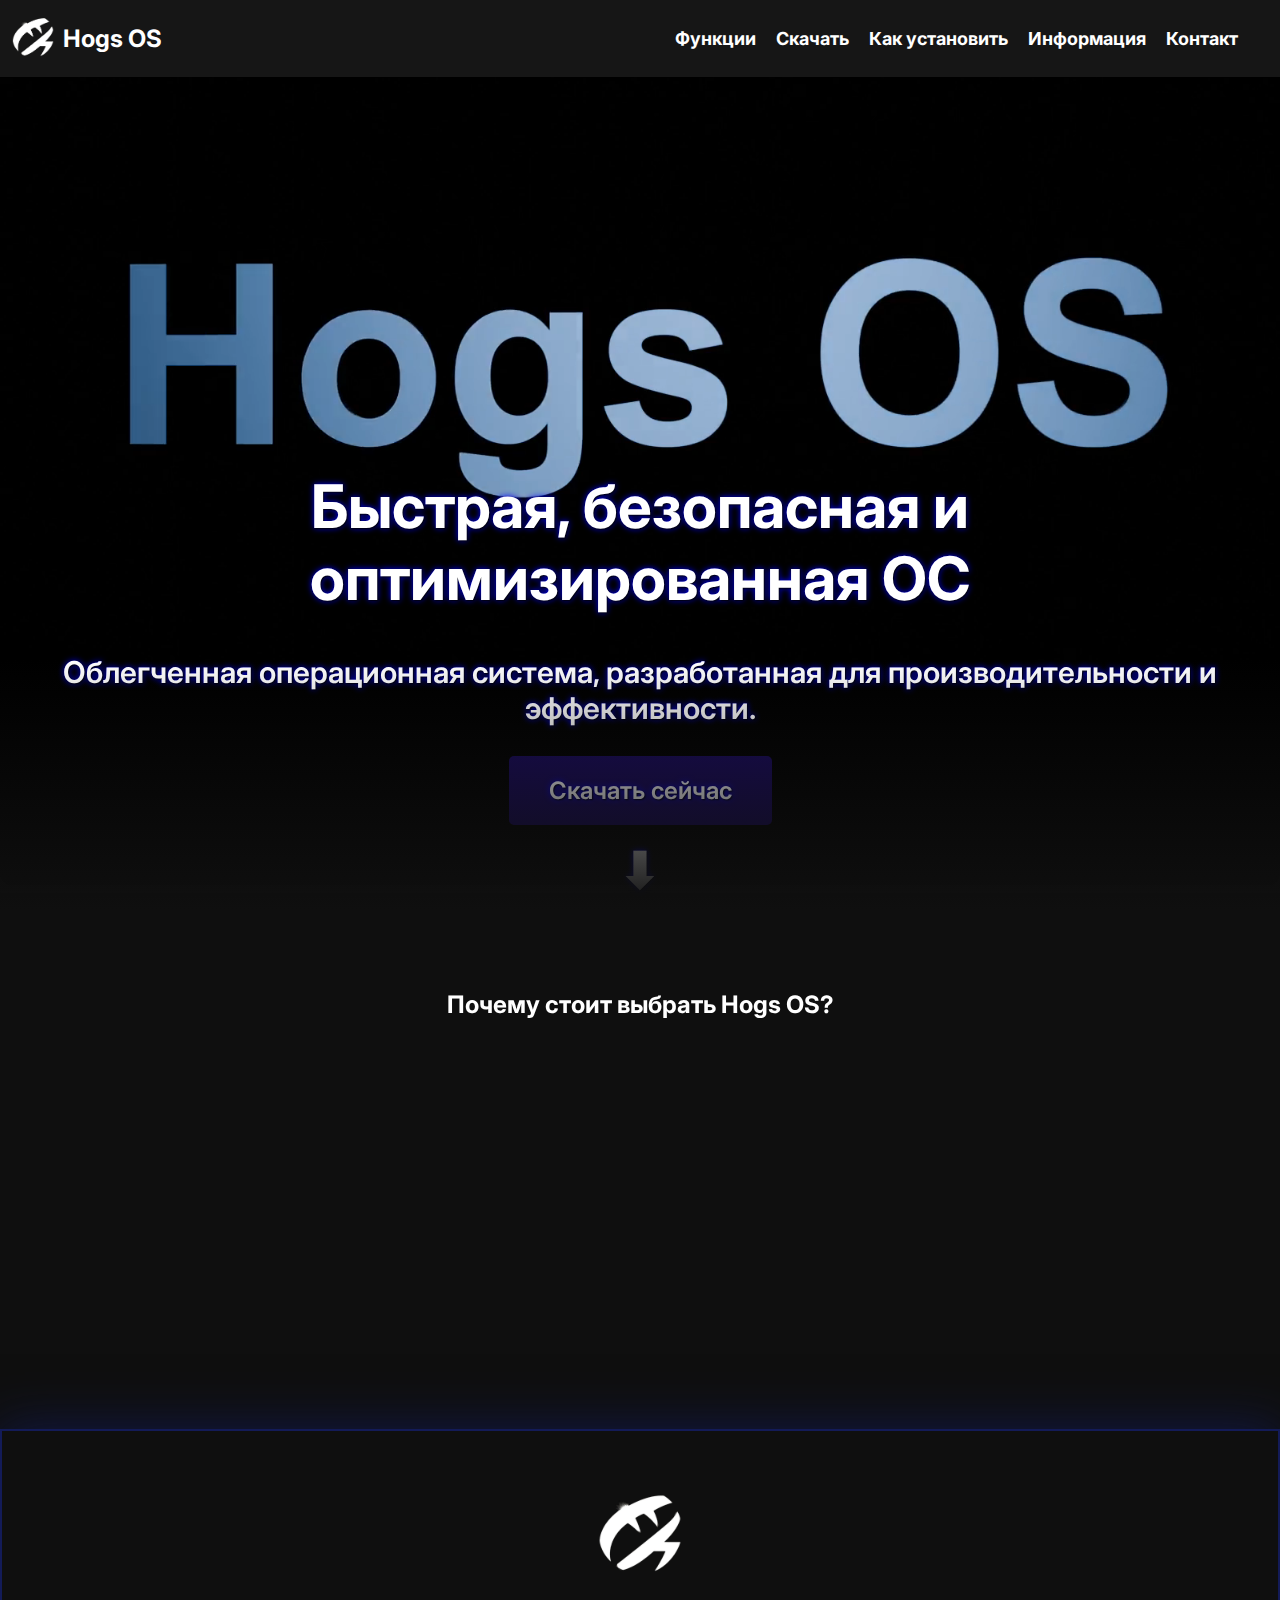
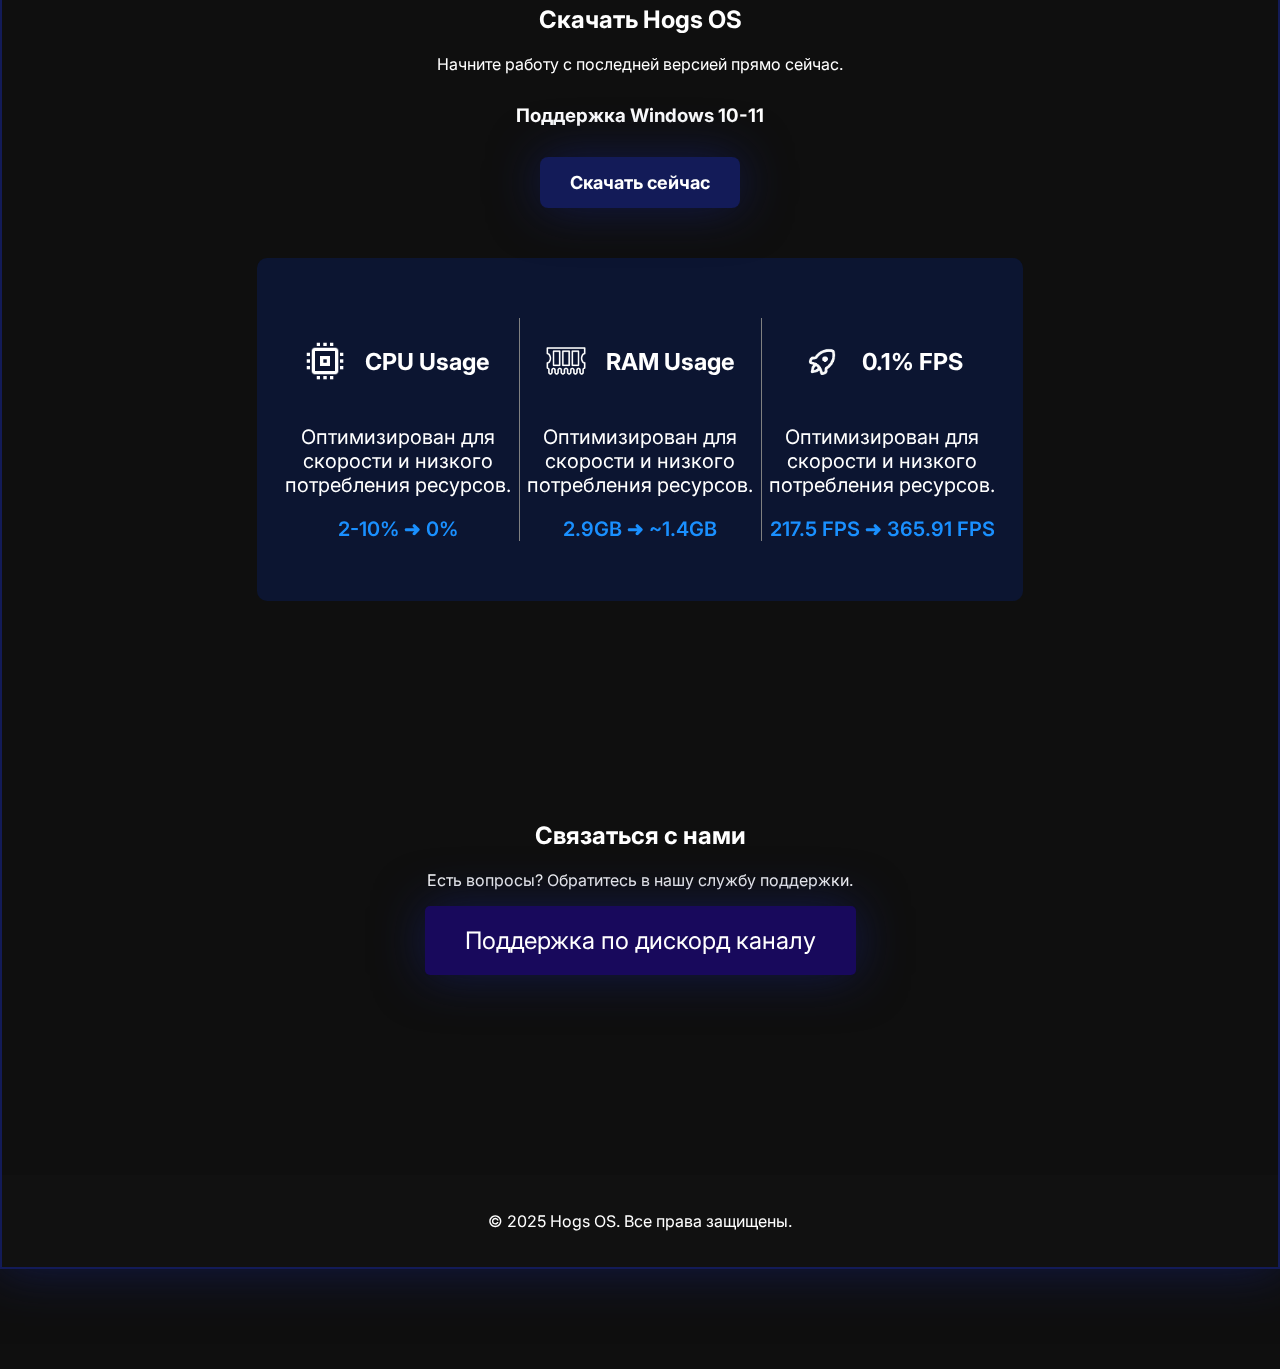
<file: index.html>
<!DOCTYPE html>
<html lang="en">
<head>
    <meta charset="UTF-8">
    <meta name="viewport" content="width=device-width, initial-scale=1.0">
    <title>Hogs OS</title>
    <link rel="stylesheet" href="styles.css">
    <script defer src="script.js"></script>
    <link rel="icon" href="images/favicon.ico" type="image/x-icon">
    <link href="https://fonts.googleapis.com/css2?family=Inter:wght@100;200;300;400;500;600;700;800;900&display=swap" rel="stylesheet">

</head>
<body>
    <header>
        <div class="logo"><img src="images/1.png" style="width: 50px;"></div><h1 class="hogstext">Hogs OS</h1>
        <nav>
            <ul>
                <li><a href="#features">Функции</a></li>
                <li><a href="#download">Скачать</a></li>
                <li><a href="instructions.html">Как установить</a></li>
                <li><a href="#faq">Информация</a></li>
                <li><a href="#contact">Контакт</a></li>
            </ul>
        </nav>
    </header>   
<section class="hero">
    <video autoplay loop muted playsinline id="background-video">
        <source src="images/bganim.mp4" type="video/mp4">
    </video>
    <div class="hero-content">
        <h1 class="fade-in">Быстрая, безопасная и оптимизированная ОС</h1>
        <p class="fade-in">Облегченная операционная система, разработанная для производительности и эффективности.</p>
        <a href="#download" class="btn fade-in">Скачать сейчас</a>
        <p class="arrow fade-in">⬇</p>
    </div>
</section>

    <section id="features" class="features">
        <h2>Почему стоит выбрать Hogs OS?</h2>
        <div class="feature-list">
            <div class="feature">
                <img src="images/performance.png" alt="Performance" class="feature-img">
                <h3>Высокая производительность</h3>
                <p>Оптимизирован для скорости и низкого потребления ресурсов.</p>
            </div>
            <div class="feature">
                <img src="images/security.png" alt="Security" class="feature-img">
                <h3>Повышенная безопасность</h3>
                <p>Конфиденциальность и встроенные меры безопасности.</p>
            </div>
            <div class="feature">
                <img src="images/gaming.png" alt="Gaming" class="feature-img">
                <h3>Оптимизация игры</h3>
                <p>Улучшено для лучшего игрового процесса.</p>
            </div>
        </div>
    </section>
<section class="dwfq">
<section id="download" class="download">
    <img src="images/1.png" style="width: 100px">
    <h2>Скачать Hogs OS</h2>
    <p style="margin-bottom: 30px;">Начните работу с последней версией прямо сейчас.</p>
    <h3 style="margin-bottom: 30px;">Поддержка Windows 10-11</h3>
    <a class="btnaccept" id="openModal">Скачать сейчас</a>
</section>

<div id="modal" class="modal">
    <div class="modal-content">
        <h2>Подтвердите загрузку</h2>
        <p>Вы собираетесь скачать <b>Hogs OS</b>. Нажмите "Скачать сейчас", чтобы продолжить.</p>

        <div class="checkbox-container">
            <label>
                <input type="checkbox" id="checkbox1">
                Я уже получил <a href='https://discord.gg/dgk5RzHPFx' target="_blank">пароль</a> от архива.
            </label>
            <label>
                <input type="checkbox" id="checkbox2">
                Я уже прочитал <a href='instructions.html' target="_blank">гайд</a> на установку.
            </label>
        </div>

        <div class="modal-buttons">
            <button class="btnaccept" id="confirmDownload">Скачать сейчас</button>
            <button id="closeModal" class="close-btn">Закрыть</button>
        </div>
    </div>
</div>

    
<section class="faq" id="faq">
    <div class="card">
                <h3 class="tytle"><img src="images/cpu.png" width="40px">CPU Usage</h3>
                <p>Оптимизирован для скорости и низкого потребления ресурсов.</p>
                <span class="results">
                    2-10% ➜ 0%
                </span>
    </div>
    <div class="line">

    </div>
    <div class="card">
                <h3 class="tytle"><img src="images/ram.png" width="40px">RAM Usage</h3>
                <p>Оптимизирован для скорости и низкого потребления ресурсов.</p>
                <span class="results">
                    2.9GB ➜ ~1.4GB
                </span>
    </div>
        <div class="line">
        
    </div>
    <div class="card">
                <h3 class="tytle"><img src="images/fps.png" width="40px" class="whiteimg">0.1% FPS</h3>
                <p>Оптимизирован для скорости и низкого потребления ресурсов.</p>
                <span class="results">
                    217.5 FPS ➜ 365.91 FPS
                </span>
    </div>
</section>
    
    <section id="contact" class="contact">
        <h2>Связаться с нами</h2>
        <p>Есть вопросы? Обратитесь в нашу службу поддержки.</p>
        <a href="https://discord.gg/tcxEGtsjVy" target="_blank" class="btnbottom" style="box-shadow: 0 0 50px rgba(19, 27, 88, 0.8);">Поддержка по дискорд каналу</a>
    </section>
    
    <footer>
        <p>&copy; 2025 Hogs OS. Все права защищены.</p>
    </footer>
</body>
</html>
</file>
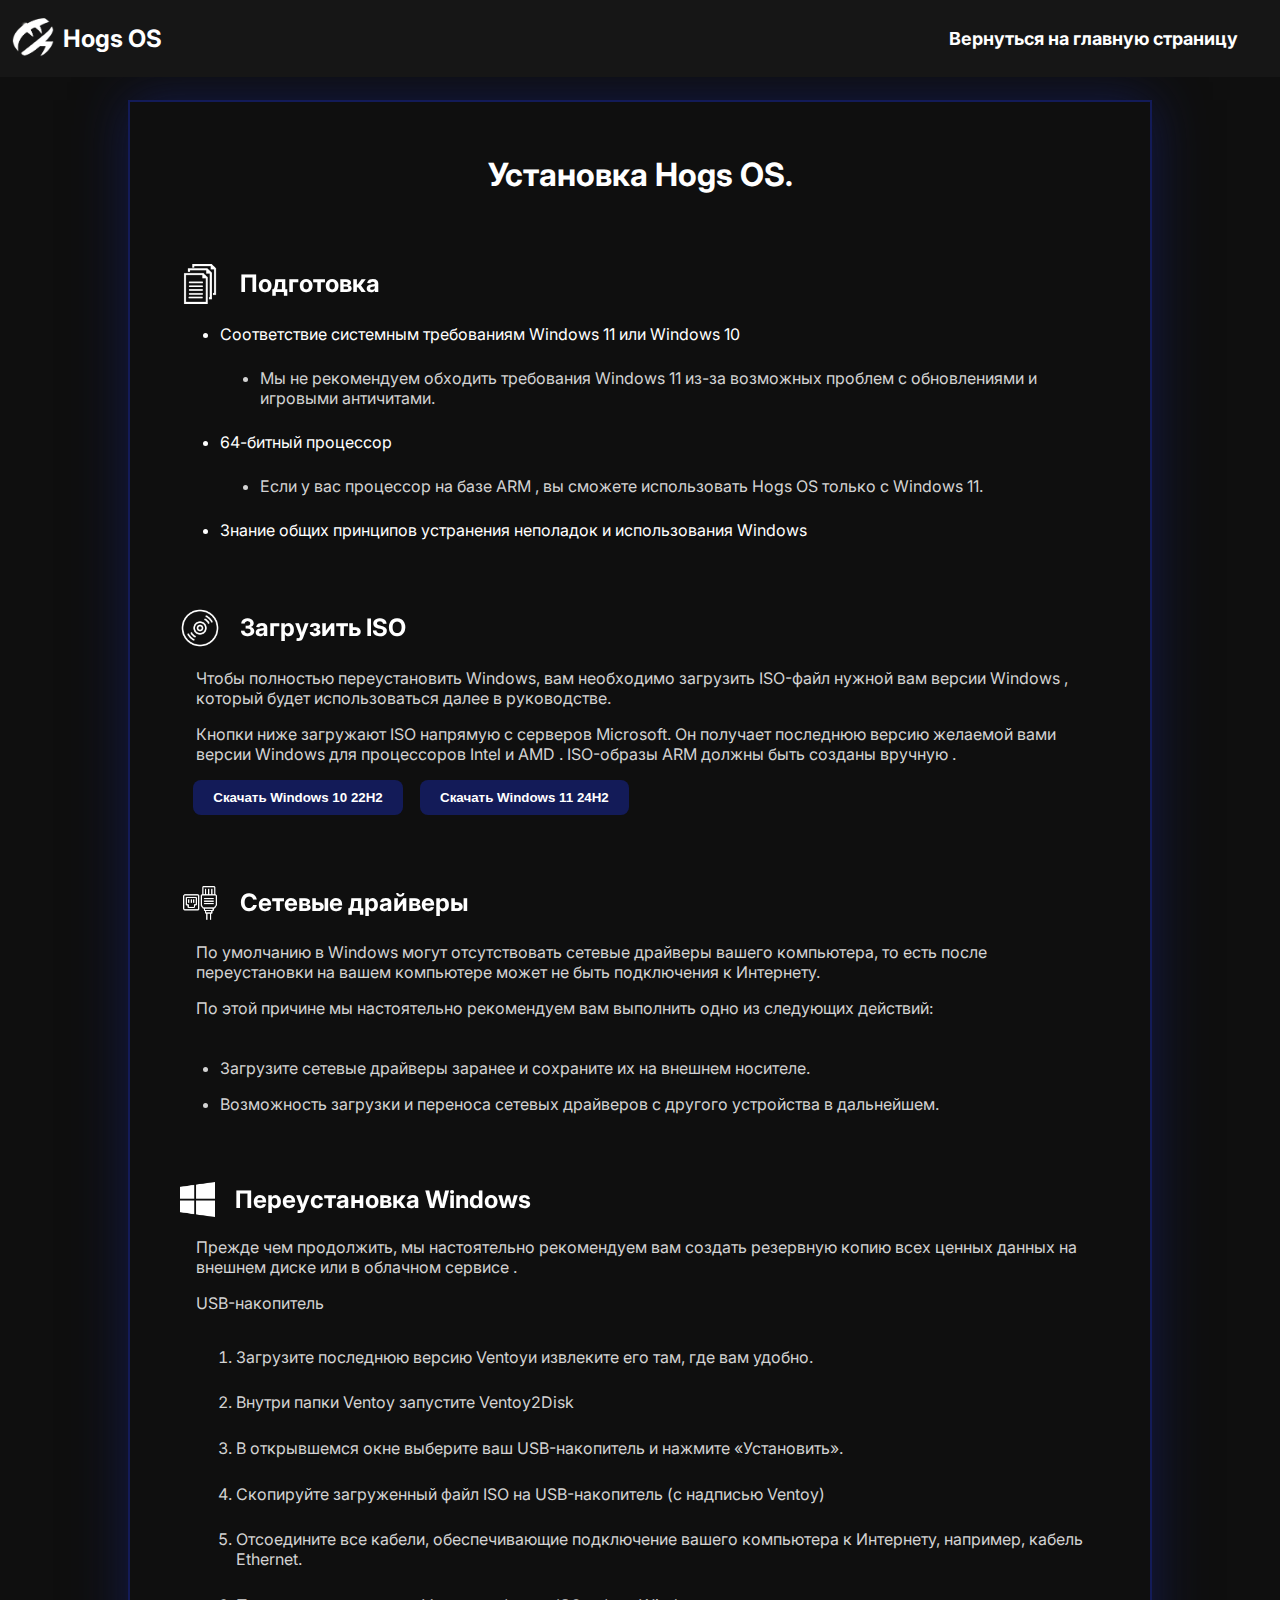
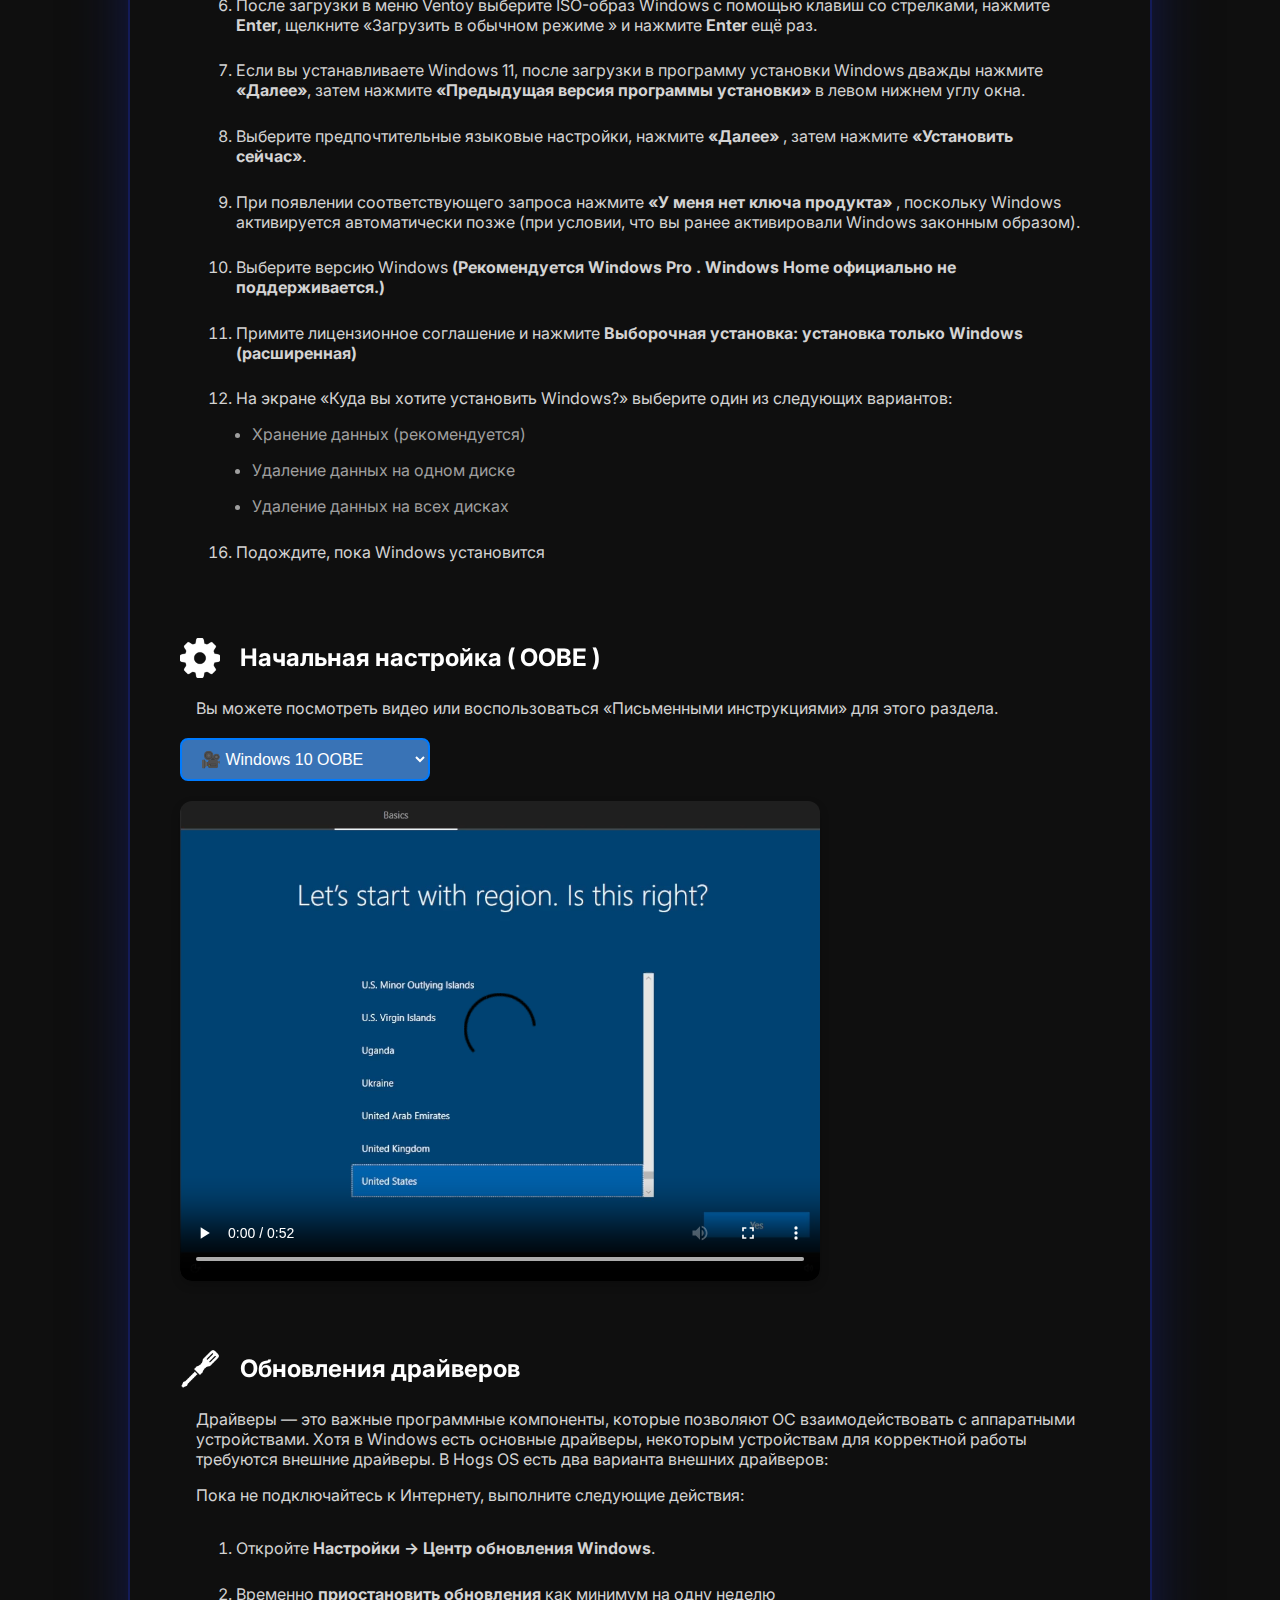
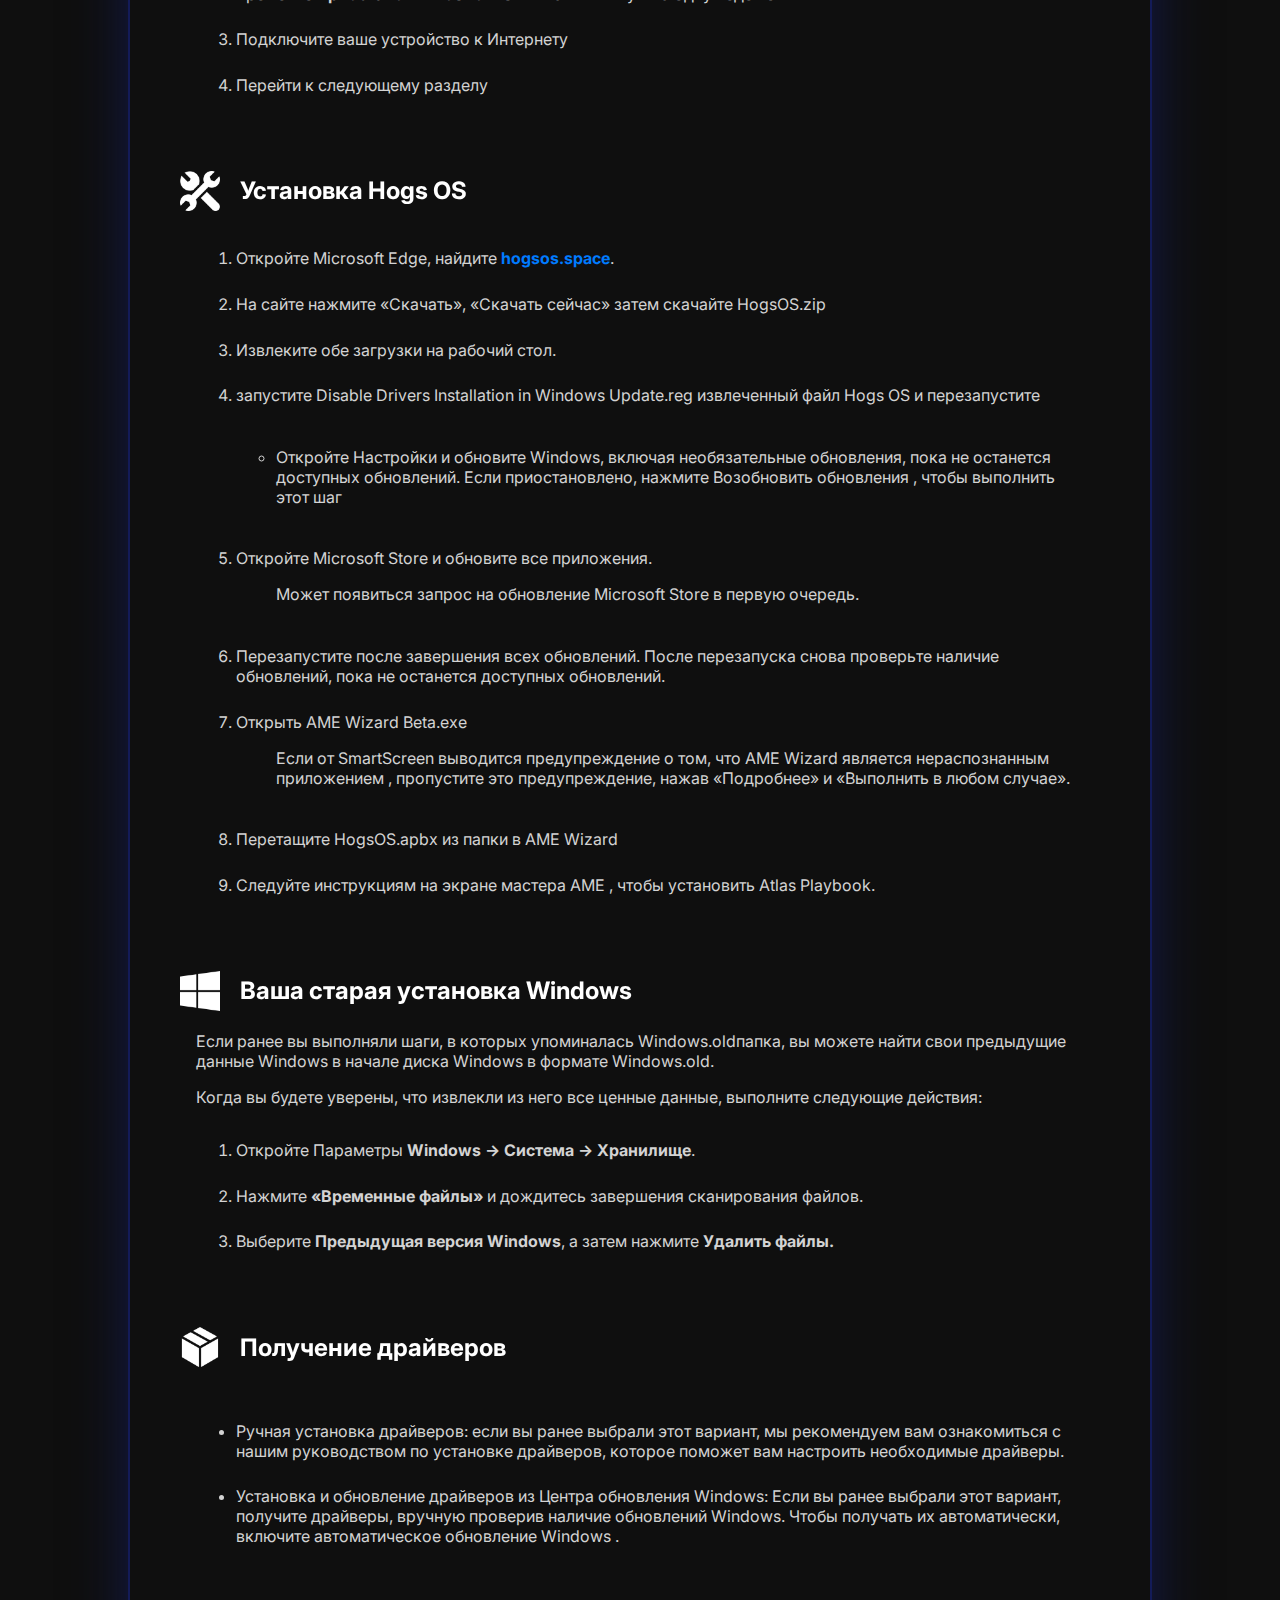
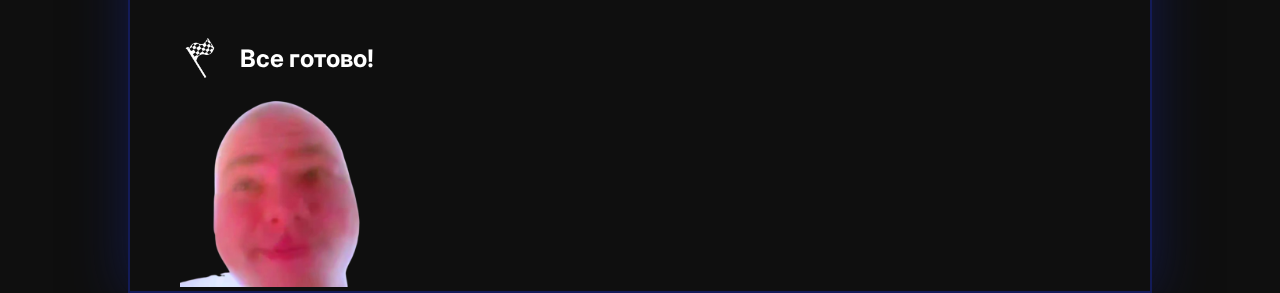
<file: instructions.html>
<!DOCTYPE html>
<html lang="en">
<head>
    <meta charset="UTF-8">
    <meta name="viewport" content="width=device-width, initial-scale=1.0">
    <title>Hogs OS</title>
    <link rel="stylesheet" href="styles.css">
    <script defer src="script.js"></script>
    <link rel="icon" href="images/favicon.ico" type="image/x-icon">
    <link href="https://fonts.googleapis.com/css2?family=Inter:wght@100;200;300;400;500;600;700;800;900&display=swap" rel="stylesheet">

</head>
<body>
    <header>
        <div class="logo"><img src="images/1.png" style="width: 50px;"></div><h1 class="hogstext">Hogs OS</h1>
        <nav>
            <ul>
                <li><a href="index.html">Вернуться на главную страницу</a></li>
            </ul>
        </nav>
    </header>
     <section class="instructionselection">
            <p><h1 style="padding-top: 1em">Установка Hogs OS.</h1></p>
        <div style="text-align: left; padding-inline: 50px;">
            <h2 class="tytle2"><img src="images/document.png" width="40px">Подготовка</h2>
            <ul>
                <li>Соответствие системным требованиям Windows 11 или Windows 10</li>
                <ul class="classul">
                    <li class="classli">
                        Мы не рекомендуем обходить требования Windows 11 из-за возможных проблем с обновлениями и игровыми античитами.
                    </li>
                </ul>
                <li>64-битный процессор</li>
                <ul class="classul">
                    <li class="classli">
                        Если у вас процессор на базе ARM , вы сможете использовать Hogs OS только с Windows 11.
                    </li>
                </ul>
                <li>Знание общих принципов устранения неполадок и использования Windows</li>
            </ul>
            <h2 class="tytle2"><img src="images/dvd.png" width="40px">Загрузить ISO</h2>
            <p class="classp">
                Чтобы полностью переустановить Windows, вам необходимо загрузить ISO-файл нужной вам версии Windows , который будет использоваться далее в руководстве.
            </p>
            <p class="classp">
                Кнопки ниже загружают ISO напрямую с серверов Microsoft. Он получает последнюю версию желаемой вами версии Windows для процессоров Intel и AMD . ISO-образы ARM должны быть созданы вручную .
            </p>
            <button class="btnaccept" id="win10" style="margin-left: 1em;">Скачать Windows 10 22H2</button>
            <button class="btnaccept" id="win11" style="margin-left: 1em;">Скачать Windows 11 24H2</button>
            <h2 class="tytle2"><img src="images/ethernet.png" width="40px">Сетевые драйверы</h2>
            <p class="classp">
                По умолчанию в Windows могут отсутствовать сетевые драйверы вашего компьютера, то есть после переустановки на вашем компьютере может не быть подключения к Интернету.
            </p>
            <p class="classp">
                По этой причине мы настоятельно рекомендуем вам выполнить одно из следующих действий:
            </p>
               <ul class="classul">
                    <li class="classli">
                        Загрузите сетевые драйверы заранее и сохраните их на внешнем носителе.
                    </li>
                    <li class="classli">
                        Возможность загрузки и переноса сетевых драйверов с другого устройства в дальнейшем.
                    </li> 
                </ul>
            <h2 class="tytle2" style="padding-top: 1em;"><img src="images/windows.png" width="35px">Переустановка Windows</h2>
            <p class="classp">
                Прежде чем продолжить, мы настоятельно рекомендуем вам создать резервную копию всех ценных данных на внешнем диске или в облачном сервисе .
            </p>
            <p class="classp">
                USB-накопитель
                <ol>
                    <li class="numli">
                        Загрузите последнюю версию Ventoyи извлеките его там, где вам удобно.
                    </li>
                    <li class="numli">
                        Внутри папки Ventoy запустите Ventoy2Disk
                    </li>
                    <li class="numli">
                        В открывшемся окне выберите ваш USB-накопитель и нажмите «Установить».
                    </li>
                    <li class="numli">
                        Скопируйте загруженный файл ISO на USB-накопитель (с надписью Ventoy)
                    </li>
                    <li class="numli">
                        Отсоедините все кабели, обеспечивающие подключение вашего компьютера к Интернету, например, кабель Ethernet.
                    </li>
                    <li class="numli">
                        После загрузки в меню Ventoy выберите ISO-образ Windows с помощью клавиш со стрелками, нажмите <b>Enter</b>, щелкните «Загрузить в обычном режиме » и нажмите <b>Enter</b> ещё раз.
                    </li>
                    <li class="numli">
                        Если вы устанавливаете Windows 11, после загрузки в программу установки Windows дважды нажмите <b>«Далее»</b>, затем нажмите <b>«Предыдущая версия программы установки»</b> в левом нижнем углу окна.
                    </li>
                    <li class="numli">
                        Выберите предпочтительные языковые настройки, нажмите <b>«Далее»</b> , затем нажмите <b>«Установить сейчас»</b>.
                    </li>
                    <li class="numli">
                        При появлении соответствующего запроса нажмите <b>«У меня нет ключа продукта»</b> , поскольку Windows активируется автоматически позже (при условии, что вы ранее активировали Windows законным образом).
                    </li>
                    <li class="numli">
                        Выберите версию Windows
                            <b>(Рекомендуется Windows Pro . Windows Home официально не поддерживается.)</b>
                    </li>
                    <li class="numli">
                        Примите лицензионное соглашение и нажмите <b>Выборочная установка: установка только Windows (расширенная)</b>
                    </li>
                    <li class="numli">
                        На экране «Куда вы хотите установить Windows?» выберите один из следующих вариантов:
                        <li class="classli" style="margin-left: 2em; color: #9f9f9f;">Хранение данных (рекомендуется)</li>
                        <li class="classli" style="margin-left: 2em; color: #9f9f9f;">Удаление данных на одном диске</li>
                        <li class="classli" style="margin-left: 2em; color: #9f9f9f;">Удаление данных на всех дисках</li>
                    </li>
                    <li class="numli">
                        Подождите, пока Windows установится
                    </li>
                </ol>
            </p>
            <h2 class="tytle2"><img src="images/settings.png" width="40px">Начальная настройка ( OOBE )</h2>
            <p class="classp">
                Вы можете посмотреть видео или воспользоваться «Письменными инструкциями» для этого раздела.
            </p>
<div class="video-container">
    <!-- Выпадающий список для выбора видео -->
    <select id="videoSelector" class="styled-select">
        <option value="videos/win10OOBE.mp4">🎥 Windows 10 OOBE</option>
        <option value="videos/win11OOBE.mp4">🎥 Windows 11 OOBE</option>
    </select>

    <!-- Видео плеер -->
    <video id="videoPlayer" controls width="640">
        <source id="videoSource" src="videos/win10OOBE.mp4" type="video/mp4">
        Ваш браузер не поддерживает видео.
    </video>
</div>
            <h2 class="tytle2"><img src="images/screwdriver.png" width="40px">Обновления драйверов</h2>
            <p class="classp">
                Драйверы — это важные программные компоненты, которые позволяют ОС взаимодействовать с аппаратными устройствами. Хотя в Windows есть основные драйверы, некоторым устройствам для корректной работы требуются внешние драйверы. В Hogs OS есть два варианта внешних драйверов:
            </p>
            <p class="classp">
                Пока не подключайтесь к Интернету, выполните следующие действия:
            </p>
            <ol>
                <li class="numli">
                    Откройте <b>Настройки -> Центр обновления Windows</b>.
                </li>
                <li class="numli">
                    Временно <b>приостановить обновления</b> как минимум на одну неделю
                </li>
                <li class="numli">
                    Подключите ваше устройство к Интернету
                </li>
                <li class="numli">
                    Перейти к следующему разделу
                </li>
            </ol>
            <h2 class="tytle2"><img src="images/setting2.png" width="40px">Установка Hogs OS</h2>
            <ol>
                <li class="numli">
                    Откройте Microsoft Edge, найдите <a href="https://hogsos.space" target="_blank" style="font-weight: bold; color: #007bff; text-decoration: none;">hogsos.space</a></b>.
                </li>
                <li class="numli">
                    На сайте нажмите «Скачать», «Скачать сейчас» затем скачайте HogsOS.zip  
                </li>
                <li class="numli">
                    Извлеките обе загрузки на рабочий стол.
                </li>
                <li class="numli">
                    запустите Disable Drivers Installation in Windows Update.reg извлеченный файл Hogs OS и перезапустите
                </li>
                <ul class="classul">
                    <li class="numli">
                    Откройте Настройки и обновите Windows, включая необязательные обновления, пока не останется доступных обновлений. Если приостановлено, нажмите Возобновить обновления , чтобы выполнить этот шаг
                    </li>
                </ul>
                <li class="numli">
                    Откройте Microsoft Store и обновите все приложения.
                    <ul class="classul">
                        Может появиться запрос на обновление Microsoft Store в первую очередь.
                    </ul>
                </li>
                <li class="numli">
                    Перезапустите после завершения всех обновлений. После перезапуска снова проверьте наличие обновлений, пока не останется доступных обновлений.
                </li>
                <li class="numli">
                    Открыть AME Wizard Beta.exe
                    <ul class="classul">
                        Если от SmartScreen выводится предупреждение о том, что AME Wizard является нераспознанным приложением , пропустите это предупреждение, нажав «Подробнее» и «Выполнить в любом случае».
                    </ul>
                </li>
                <li class="numli">
                    Перетащите HogsOS.apbx из папки в AME Wizard
                </li>
                <li class="numli">
                    Следуйте инструкциям на экране мастера AME , чтобы установить Atlas Playbook.
                </li>
            </ol>
            <h2 class="tytle2"><img src="images/windows.png" width="40px">Ваша старая установка Windows</h2>
            <p class="classp">
                Если ранее вы выполняли шаги, в которых упоминалась Windows.oldпапка, вы можете найти свои предыдущие данные Windows в начале диска Windows в формате Windows.old.
            </p>
            <p class="classp">
                Когда вы будете уверены, что извлекли из него все ценные данные, выполните следующие действия:
            </p>
            <ol>
                <li class="numli">
                    Откройте Параметры <b>Windows -> Система -> Хранилище</b>.
                </li>
                <li class="numli">
                    Нажмите <b>«Временные файлы»</b> и дождитесь завершения сканирования файлов.
                </li>
                <li class="numli">
                    Выберите <b>Предыдущая версия Windows</b>, а затем нажмите <b>Удалить файлы.</b>
                </li>
            </ol>
            <h2 class="tytle2"><img src="images/box.png" width="40px">Получение драйверов</h2>
            <ul class="classul">
                <li class="numli">
                    Ручная установка драйверов: если вы ранее выбрали этот вариант, мы рекомендуем вам ознакомиться с нашим руководством по установке драйверов, которое поможет вам настроить необходимые драйверы.
                </li>
                <li class="numli">
                    Установка и обновление драйверов из Центра обновления Windows: Если вы ранее выбрали этот вариант, получите драйверы, вручную проверив наличие обновлений Windows. Чтобы получать их автоматически, включите автоматическое обновление Windows .
                </li>
            </ul>
            <h2 class="tytle2"><img src="images/finish.png" width="40px">Все готово!</h2>
            <img src="images/end.png" width="200px">
        </div>
     </section>
</body>
</file>
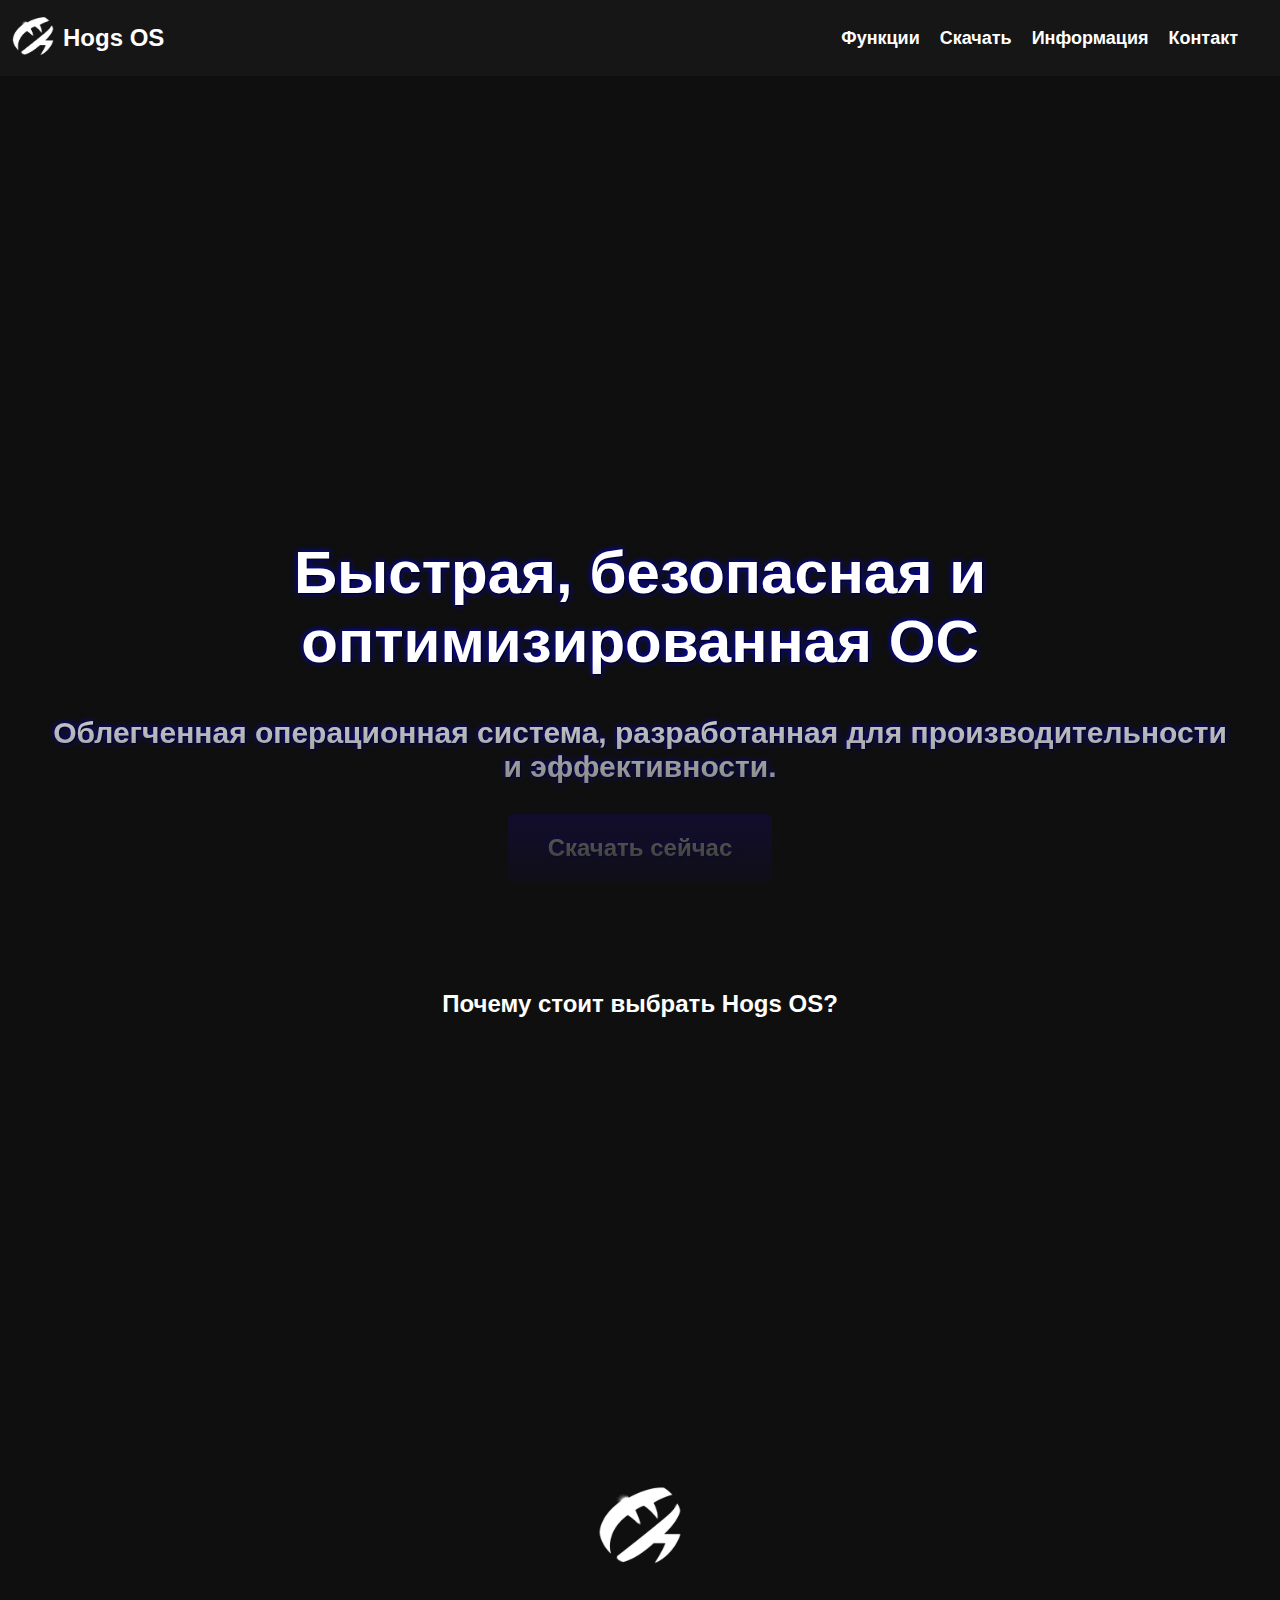
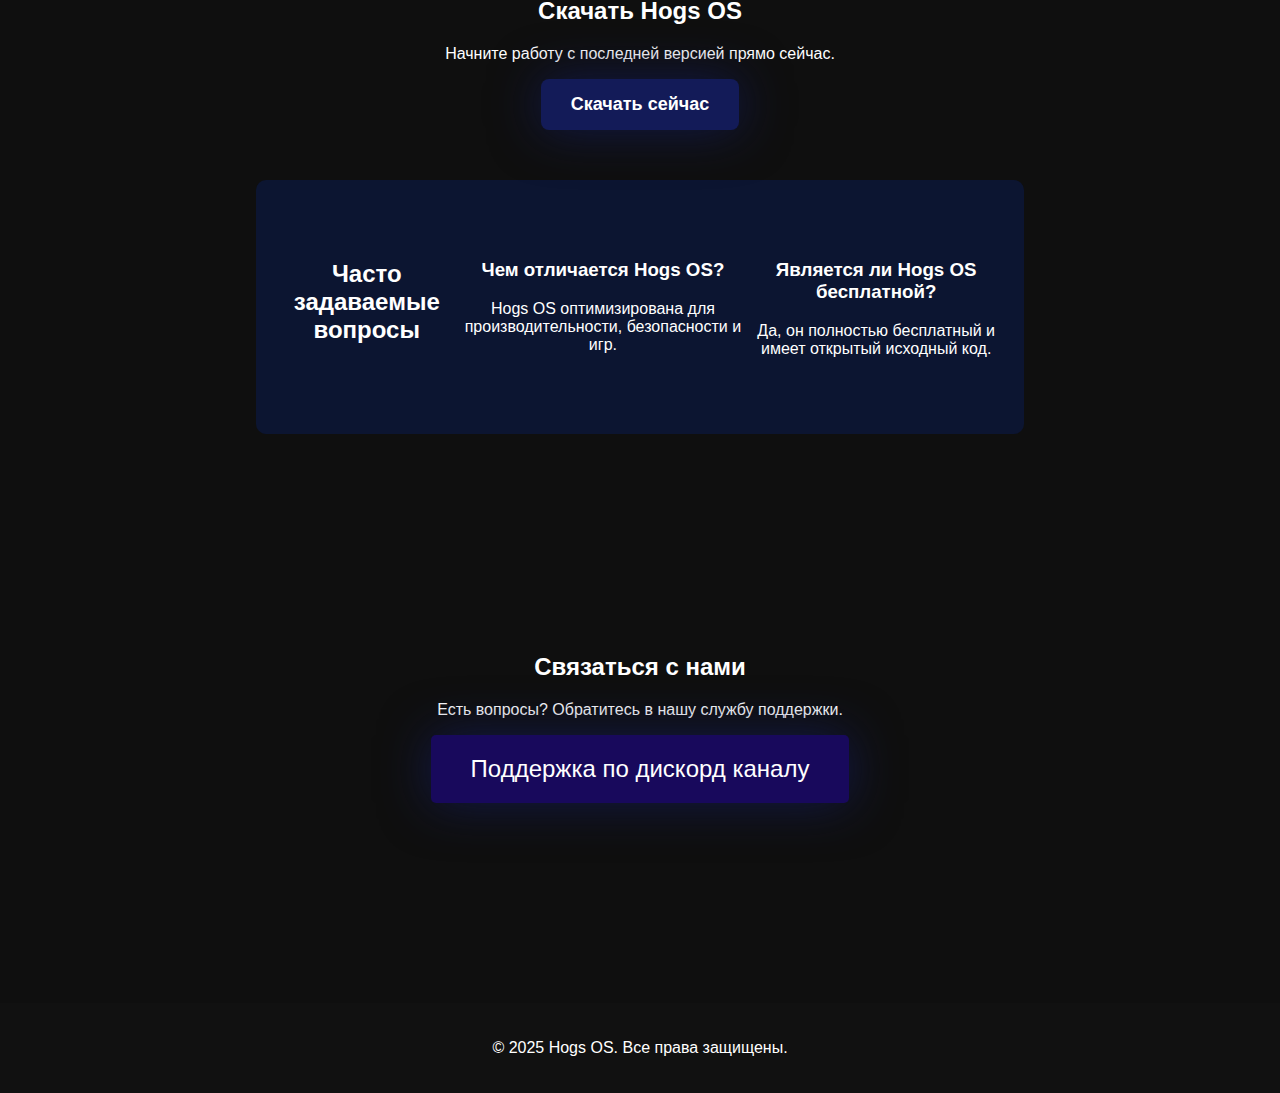
<file: main.html>
<!DOCTYPE html>
<html lang="en">
<head>
    <meta charset="UTF-8">
    <meta name="viewport" content="width=device-width, initial-scale=1.0">
    <title>Custom OS</title>
    <link rel="stylesheet" href="styles.css">
    <script defer src="script.js"></script>
    <link rel="icon" href="images/favicon.ico" type="image/x-icon">
</head>
<body>
    <header>
        <div class="logo"><img src="images/1.png" style="width: 50px;"></div><h1 class="hogstext">Hogs OS</h1>
        <nav>
            <ul>
                <li><a href="#features">Функции</a></li>
                <li><a href="#download">Скачать</a></li>
                <li><a href="#faq">Информация</a></li>
                <li><a href="#contact">Контакт</a></li>
            </ul>
        </nav>
    </header>   
<section class="hero">
    <div class="hero-content">
        <h1 class="fade-in">Быстрая, безопасная и оптимизированная ОС</h1>
        <p class="fade-in">Облегченная операционная система, разработанная для производительности и эффективности.</p>
        <a href="#features" class="btn fade-in">Скачать сейчас</a>
    </div>
</section>
    <section id="features" class="features">
        <h2>Почему стоит выбрать Hogs OS?</h2>
        <div class="feature-list">
            <div class="feature">
                <img src="images/performance.png" alt="Performance" class="feature-img">
                <h3>Высокая производительность</h3>
                <p>Оптимизирован для скорости и низкого потребления ресурсов.</p>
            </div>
            <div class="feature">
                <img src="images/security.png" alt="Security" class="feature-img">
                <h3>Повышенная безопасность</h3>
                <p>Конфиденциальность и встроенные меры безопасности.</p>
            </div>
            <div class="feature">
                <img src="images/gaming.png" alt="Gaming" class="feature-img">
                <h3>Оптимизация игры</h3>
                <p>Улучшено для лучшего игрового процесса.</p>
            </div>
        </div>
    </section>
    <section id="download" class="download">
        <img src="images/1.png" style="width: 100px">
        <h2>Скачать Hogs OS</h2>
        <p>Начните работу с последней версией прямо сейчас.</p>
        <a href="https://github.com/666AISTROM666/hogsos/raw/main/HogsOS.zip" class="btn">Скачать сейчас</a>
    </section>
    
    <section id="faq" class="faq">
        <h2>Часто задаваемые вопросы</h2>
        <div class="faq-item">
            <h3>Чем отличается Hogs OS?</h3>
            <p>Hogs OS оптимизирована для производительности, безопасности и игр.</p>
        </div>
        <div class="faq-item">
            <h3>Является ли Hogs OS бесплатной?</h3>
            <p>Да, он полностью бесплатный и имеет открытый исходный код.</p>
        </div>
    </section>
    
    <section id="contact" class="contact">
        <h2>Связаться с нами</h2>
        <p>Есть вопросы? Обратитесь в нашу службу поддержки.</p>
        <a href="https://discord.gg/tcxEGtsjVy" target="_blank" class="btn" style="box-shadow: 0 0 50px rgba(19, 27, 88, 0.8);">Поддержка по дискорд каналу</a>
    </section>
    
    <footer>
        <p>&copy; 2025 Hogs OS. Все права защищены.</p>
    </footer>
</body>
</html>
</file>
<file: styles.css>
/* Общие стили */
body {
    margin: 0;
    font-family: 'Inter', sans-serif;
    background-color: #0f0f0f;
    color: #fff;
    text-align: center;
    cursor: url('images/cursor.png'), auto;
}

button:hover, a:hover {
    cursor: url('images/cursor-hover.png'), auto;
}

body::-webkit-scrollbar {
    display: none; /* Chrome, Safari */
}

header {
    display: flex;
    justify-content: space-between;
    align-items: center;
    padding: 8px;
    background-color: #161616;
    position: fixed;
    width: 100%;
    top: 0;
    left: 0;
    z-index: 1000;
}

.logo {
    font-size: 24px;
    font-weight: bold;
}
.hogstext {
    font-size: 24px;
    font-weight: bold;
    text-align: left;
    margin-right: auto;
    padding-inline: 5px;
}

nav ul {
    list-style: none;
    padding-right: 50px;
    display: flex;
    gap: 20px;
}

nav a {
    color: #fff;
    text-decoration: none;
    font-size: 18px;
    transition: 0.3s;
    font-weight: 700;
}

nav a:hover {
    color: #5b3ce7;
}

.hero {
    height: 60vh;
    display: flex;
    align-items: center;
    justify-content: center;
    flex-direction: column;
    padding: 20px;
    font-weight: 600;
    font-size: 30px;
    text-shadow:     
        1px 1px 2px black,
        0 0 0em blue,
        0 0 0.2em blue;
    position: relative; /* Нужно для ::after */
    padding-bottom: 350px;
}

#background-video {
    position: absolute;
    top: 0;
    left: 0;
    width: 100%;
    height: 95%;
    object-fit: cover; /* Видео растягивается, чтобы покрыть всю секцию */
    z-index: -1; /* Видео будет фоном */
}


.hero::after {
    content: "";
    position: absolute;
    left: 0;
    bottom: 0;
    width: 100%;
    height: 250px; /* Высота затемнения */
    background: linear-gradient(to bottom, rgba(0, 0, 0, 0), #0f0f0f);
    pointer-events: none; /* Чтобы не мешал кликам */
}


.hero-content {
    text-align: center;
    padding: 100px 20px;
    margin-top: 800px;
}

.arrow {
    font-size: 50px;
    transition: 2s;
    margin-top: 15px;
}

.fade-in {
    opacity: 0;
    transform: translateY(30px) scale(0.95);
    filter: blur(10px);
    transition: opacity 1s ease-out, transform 1s ease-out, filter 1s ease-out;
}

.fade-in._active {
    opacity: 1;
    transform: translateY(0) scale(1);
    filter: blur(0);
}

.fade-in, .feature {
    opacity: 0;
    transform: translateY(30px) scale(0.95);
    filter: blur(10px);
    transition: opacity 1s ease-out, transform 1s ease-out, filter 1s ease-out;
}

/* Когда добавляется класс _active – элемент плавно появляется */
.fade-in._active, .feature._active {
    opacity: 1;
    transform: translateY(0) scale(1);
    filter: blur(0);
}


.btn {
    display: inline-block;
    padding: 20px 40px;
    background-color: #18095c;
    color: #fff;
    font-size: 24px;
    border-radius: 5px;
    text-decoration: none;
    transition: 2s; /* анимация появления кнопки скорость*/
}

.btn:hover {
    background-color: #002a8f;
    box-shadow: 0 0 0em blue;
}

.btnbottom {
    display: inline-block;
    padding: 20px 40px;
    background-color: #18095c;
    color: #fff;
    font-size: 24px;
    border-radius: 5px;
    text-decoration: none;
    transition: 2s; /* анимация появления кнопки скорость*/
}

.btnbottom:hover {
    background-color: #002a8f;
    box-shadow: 0 0 0em blue;
}

.features, .download, .faq, .contact {
    padding: 60px 20px;
}
.contact {
    padding-top: 200px;
    padding-bottom: 200px;
}
.download {
    text-align: center; /* Центрируем содержимое */
    padding: 50px 0;
}

.dwfq {
    box-shadow: 0 0 50px rgba(19, 27, 88, 0.8);
    margin-bottom: 100px;
    border: 2px solid #131b58;
}

/* Стили самой кнопки */
.download a {
    display: inline-block;
    background-color: #131b58; /* Темно-синий фон */
    color: #fff;
    padding: 15px 30px;
    font-size: 18px;
    font-weight: bold;
    border-radius: 8px;
    text-decoration: none;
    transition: 0.4s ease-in-out;
    
    /* Свечение кнопки */
    box-shadow: 0 0 50px rgba(19, 27, 88, 0.8);
    
}

/* Анимация свечения при наведении */
.download a:hover {
    background-color: #0d1445; /* Темнее при наведении */
    
    /* Усиливаем свечение */
    box-shadow: 0 0 40px rgba(19, 27, 88, 1), 
                0 0 80px rgba(19, 27, 88, 0.8);
    
    text-shadow: 0 0 20px rgba(255, 255, 255, 1);
}

.feature-list {
    display: flex;
    justify-content: center;
    gap: 40px;
    flex-wrap: wrap;
}

.feature {
    background: #222;
    padding: 20px;
    border-radius: 10px;
    width: 300px;
    text-align: center;
    border: 2px solid #131b58;
    box-shadow: 0 0 50px rgba(19, 27, 88, 0.8);
}

footer {
    background: #111;
    padding: 20px;
}

.feature-img {
    width: 150px; /* Устанавливаем размер изображения */
    height: auto;
    border: 3px solid transparent; /* Начальная обводка прозрачная */
    padding: 5px; /* Отступы внутри рамки */
    transition: border-color 0.3s ease, transform 0.3s ease; /* Плавная анимация для рамки */
    filter: brightness(0) invert(1);
}

.faq {
    display: flex;
    background-color: hsl(226, 61%, 12%);
    margin-inline: 20%;
    border-radius: 10px;
    min-width: 500px;
}

.card {
    font-size: 20px;
    flex-direction: column;
    justify-content: center;
    display: flex;
}

.results {
    font-weight: 600;
    color: #1a90ff;
}

.tytle {
    align-items: center;
    display: flex;
    gap: 20px;
    justify-content: center;
}

.line {
    height: auto;
    background-color: grey;
    width: 2px;
}

/* Стили модального окна */
.modal {
    display: none;
    position: fixed;
    top: 0;
    left: 0;
    width: 100%;
    height: 100%;
    background-color: rgba(0, 0, 0, 0.7); /* Затемнённый фон */
    backdrop-filter: blur(5px); /* Эффект размытия */
    justify-content: center;
    align-items: center;
    z-index: 9999;
}

.modal-content {
    background: #0f0f0f;
    border-radius: 15px;
    width: 100%;
    max-width: 400px;
    padding: 30px;
    text-align: center;
    box-shadow: 0 8px 24px rgba(0, 0, 0, 0.2);
    animation: fadeIn 0.3s ease-in-out;
}

.modal h2 {
    margin-top: 0;
    color: #fff;
    font-size: 24px;
}

.modal p {
    color: #fff;
    margin-bottom: 20px;
}

.checkbox-container {
    display: flex;         /* Используем flexbox для удобного выравнивания */
    flex-direction: column; /* Размещаем элементы в колонку */
    align-items: left;    /* Центрируем содержимое по горизонтали */
    text-align: center;     /* Центрируем текст внутри label */
    gap: 10px;              /* Добавляем небольшой отступ между элементами */
    margin: 25px 0;
}

.checkbox-container label {
    display: flex;
    align-items: center;
    color: #fff;
    gap: 10px;
    margin-bottom: 8px;
}

.checkbox-container a {
    color: #4a90e2;
    text-decoration: none;
}

.modal-buttons {
    display: flex;
    gap: 15px;
    justify-content: center;
}

.btnaccept, .close-btn {
    background-color: #131b58;
    color: #fff;
    border: none;
    border-radius: 8px;
    padding: 10px 20px;
    cursor: pointer;
    font-weight: bold;
    transition: background 0.3s ease;
}

.close-btn {
    background-color: #992b23;
}

.btnaccept:hover {
    background-color: #221f7d;
}

.close-btn:hover {
    background-color: #d32f2f;
}

/* Анимация появления */
@keyframes fadeIn {
    from {
        opacity: 0;
        transform: translateY(-20px);
    }
    to {
        opacity: 1;
        transform: translateY(0);
    }
}

.disabled {
    background-color: #555;   /* Серый цвет */
    cursor: not-allowed;      /* Курсор "запрещено" */
    opacity: 0.5;             /* Затемнённый вид */
}

.instructionselection {
    box-shadow: 0 0 50px rgba(19, 27, 88, 0.8);
    margin-top: 100px;
    border: 2px solid #131b58;
    margin-inline: 10%;
}

.tytle2 {
    align-items: center;
    display: flex;
    gap: 20px;
    justify-content: left;
    filter: brightness(0) invert(1);
    padding-top: 2em;
}

.classli {
    list-style-type: disc;
        padding-top: .5em;
    padding-bottom: .5em;
}

.classul {
    padding-top: 1em;
    padding-bottom: 1em;
    color: lightgrey;
    font-size: 1rem;
    --md-text-font: "Inter";
}

.classp {
    padding-inline: 1em;
    color: lightgrey;
}

.numli {
    margin-inline: 1em;
    padding-top: 1.1em;
    padding-bottom: .5em;
    color: lightgrey;
}

    /* Стилизация контейнера */
    .video-container {
        display: flex;
        flex-direction: column;
        align-items: left;
        margin-top: 20px;
    }

    /* Красивый селект */
    .styled-select {
        padding: 10px 15px;
        font-size: 16px;
        border: 2px solid #007bff;
        border-radius: 8px;
        background: #3973b6;
        color: #ffffff;
        cursor: pointer;
        outline: none;
        transition: 0.3s ease;
        width: 250px;
    }

    .styled-select:hover {
        background: #007bff;
        color: #fff;
    }

    /* Стилизация видео */
    video {
        margin-top: 20px;
        border-radius: 12px;
        box-shadow: 0px 4px 10px rgba(0, 0, 0, 0.2);
    }
</file>
